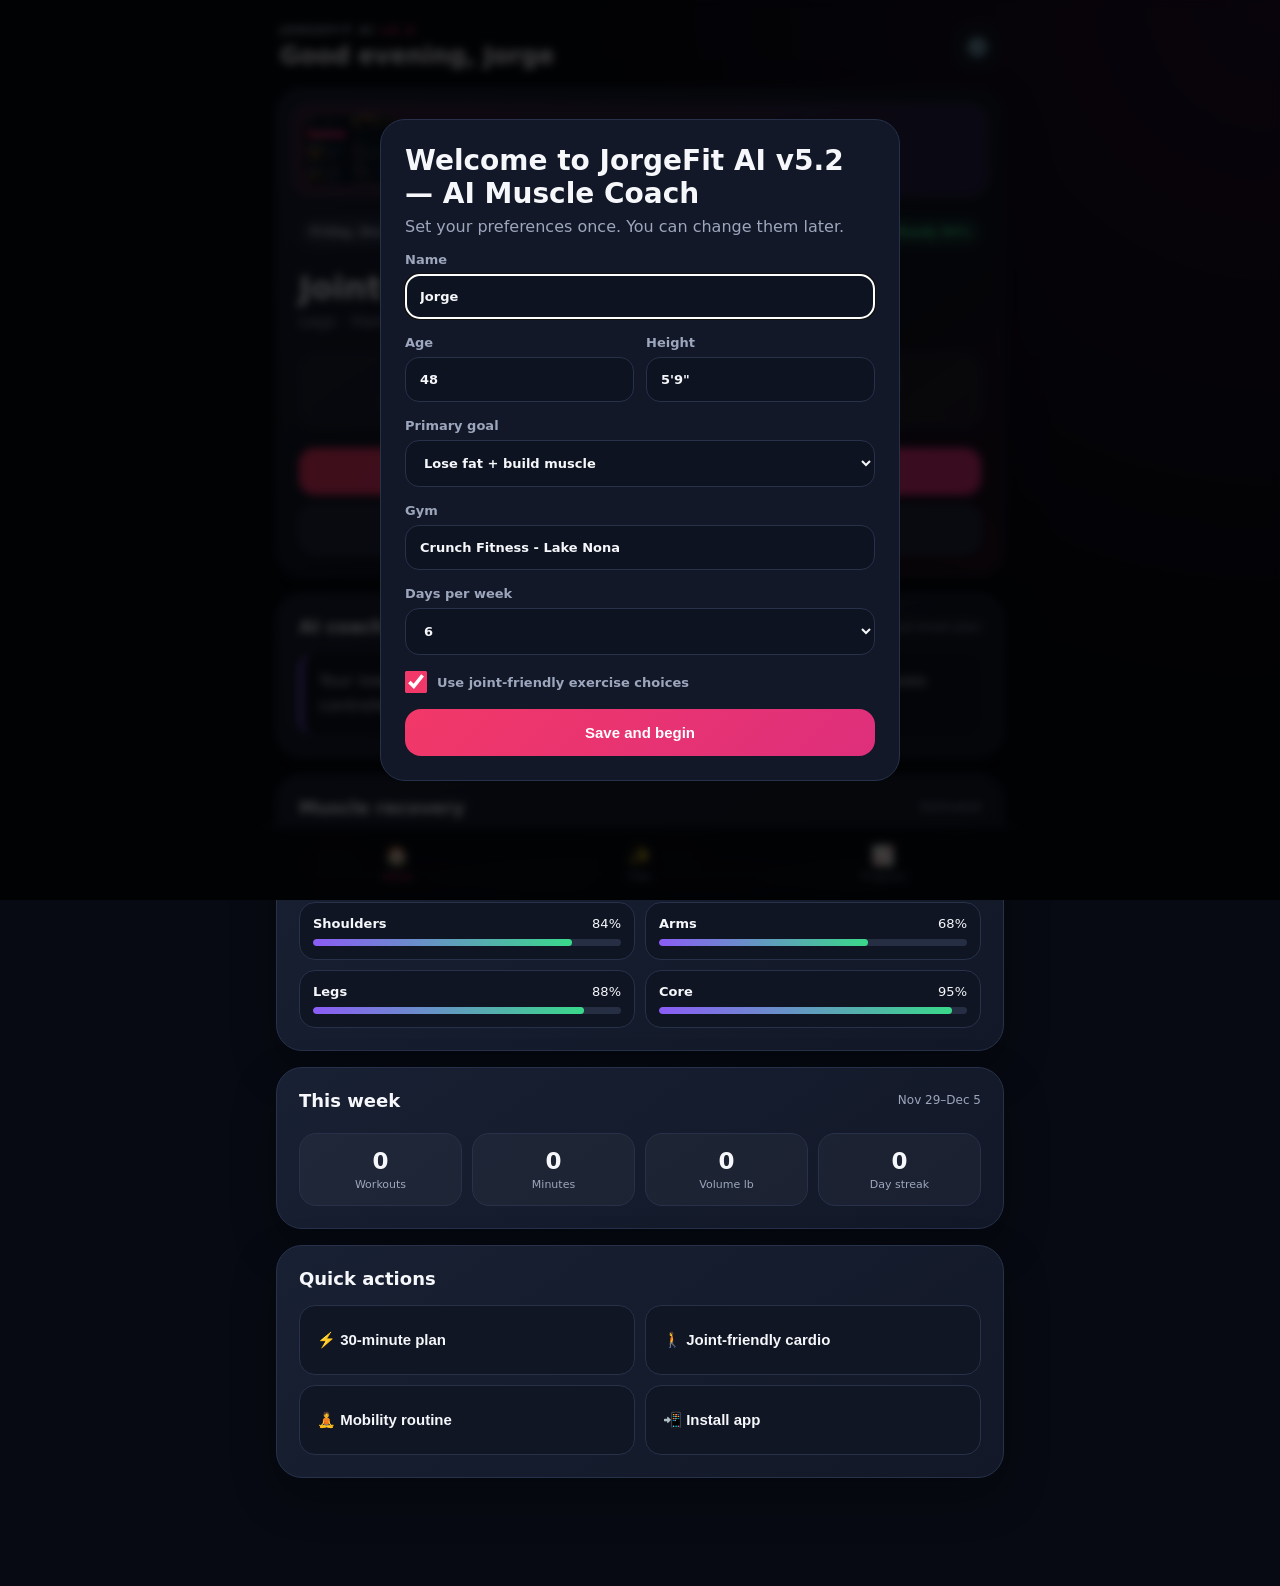
<file: index.html>
<!doctype html>
<html lang="en">
<head>
  <meta charset="utf-8" />
  <meta name="viewport" content="width=device-width, initial-scale=1, viewport-fit=cover" />
  <meta name="theme-color" content="#0b1020" />
  <meta name="description" content="JorgeFit AI v5.2 — AI Muscle Coach — smart, joint-friendly workout planning and progress tracking." />
  <meta name="apple-mobile-web-app-capable" content="yes" />
  <meta name="apple-mobile-web-app-status-bar-style" content="black-translucent" />
  <meta name="apple-mobile-web-app-title" content="JorgeFit AI" />
  <link rel="manifest" href="./manifest.webmanifest" />
  <link rel="apple-touch-icon" href="./icon-180.png" />
  <link rel="icon" href="./icon-192.png" />
  <link rel="stylesheet" href="./styles.css?v=5.2.2" />
  <title>JorgeFit AI v5.2 — AI Muscle Coach</title>
</head>
<body>
  <div id="offlineBanner" class="offline-banner" hidden>You are offline. JorgeFit still works and will save locally.</div>
  <div class="app-shell">
    <header class="topbar">
      <div>
        <div class="brand">JORGEFIT AI <span>v5.2</span></div>
        <h1 id="greeting">Good morning, Jorge</h1>
      </div>
      <button class="icon-btn" id="settingsBtn" aria-label="Settings">⚙️</button>
    </header>

    <main>
      <section class="view active" id="homeView">
        <article class="hero-card premium-hero">
          <div class="premium-banner"><img src="./jorgefit-premium-ai-preview.png" alt="JorgeFit premium AI workout interface"><div><span>PHASE 1 · BUILD 5.1</span><strong>Smart weight coaching + visual exercise guide</strong></div></div>
          <div class="hero-top">
            <span class="pill" id="todayLabel"></span>
            <span class="readiness" id="readinessBadge">Ready 88%</span>
          </div>
          <h2 id="todayWorkoutName">Upper Body Power</h2>
          <p id="todayWorkoutFocus">Chest · Back · Shoulders · Arms</p>
          <div class="metric-row">
            <div><strong id="exerciseCount">7</strong><span>Exercises</span></div>
            <div><strong id="durationCount">60</strong><span>Minutes</span></div>
            <div><strong id="calorieEstimate">480</strong><span>Est. cal</span></div>
          </div>
          <button class="primary-btn full" id="startWorkoutBtn">Start workout</button>
          <button class="ghost-btn full" id="regenerateBtn">Generate another workout</button>
        </article>

        <section class="card">
          <div class="section-title"><h3>AI coach</h3><span>Local smart plan</span></div>
          <div class="coach-box" id="coachMessage"></div>
        </section>

        <section class="card">
          <div class="section-title"><h3>Muscle recovery</h3><span>Estimated</span></div>
          <div class="recovery-grid" id="recoveryGrid"></div>
        </section>

        <section class="card">
          <div class="section-title"><h3>This week</h3><span id="weekRange"></span></div>
          <div class="stats-grid">
            <div><strong id="weekWorkouts">0</strong><span>Workouts</span></div>
            <div><strong id="weekMinutes">0</strong><span>Minutes</span></div>
            <div><strong id="weekVolume">0</strong><span>Volume lb</span></div>
            <div><strong id="streakCount">0</strong><span>Day streak</span></div>
          </div>
        </section>

        <section class="card">
          <div class="section-title"><h3>Quick actions</h3></div>
          <div class="quick-grid">
            <button data-action="quick30">⚡ 30-minute plan</button>
            <button data-action="cardio">🚶 Joint-friendly cardio</button>
            <button data-action="mobility">🧘 Mobility routine</button>
            <button data-action="install" id="installBtn">📲 Install app</button>
          </div>
        </section>
      </section>

      <section class="view" id="planView">
        <div class="page-heading"><div class="brand">SMART PLANNER</div><h2>Build your workout</h2></div>
        <section class="card form-card">
          <label>Training focus
            <select id="focusSelect">
              <option value="auto">AI choice based on recovery</option>
              <option value="push">Chest, shoulders & triceps</option>
              <option value="pull">Back & biceps</option>
              <option value="legs">Joint-friendly legs</option>
              <option value="upper">Upper body</option>
              <option value="full">Full body</option>
              <option value="cardio">Cardio + core</option>
            </select>
          </label>
          <label>Available time
            <select id="timeSelect"><option>30</option><option>45</option><option selected>60</option><option>75</option><option>90</option></select>
          </label>
          <label>Energy today
            <input id="energyInput" type="range" min="1" max="10" value="7" />
            <div class="range-label"><span>Low</span><strong id="energyValue">7/10</strong><span>High</span></div>
          </label>
          <label class="check-row"><input id="jointFriendlyInput" type="checkbox" checked /> Knee and lower-back-friendly substitutions</label>
          <button class="primary-btn full" id="buildPlanBtn">Generate smart workout</button>
        </section>
        <section class="card" id="generatedPlanCard">
          <div class="section-title"><h3 id="generatedTitle">Your plan</h3><span id="generatedMeta"></span></div>
          <div id="generatedExerciseList" class="exercise-preview"></div>
          <button class="primary-btn full" id="startGeneratedBtn">Start this workout</button>
        </section>
      </section>

      <section class="view" id="workoutView">
        <div class="workout-header">
          <button class="icon-btn" id="exitWorkoutBtn">←</button>
          <div><div class="brand">ACTIVE WORKOUT</div><h2 id="activeWorkoutTitle"></h2></div>
          <div class="timer" id="workoutTimer">00:00</div>
        </div>
        <div class="progress-track"><div id="workoutProgress"></div></div>
        <div id="activeExerciseList" class="active-exercises"></div>
        <div class="sticky-actions">
          <button class="ghost-btn" id="addExerciseBtn">+ Exercise</button>
          <button class="primary-btn" id="finishWorkoutBtn">Finish</button>
        </div>
      </section>

      <section class="view" id="progressView">
        <div class="page-heading"><div class="brand">YOUR RESULTS</div><h2>Progress</h2></div>
        <section class="card">
          <div class="section-title"><h3>Body tracking</h3><span>Stored on this device</span></div>
          <div class="two-col">
            <label>Weight (lb)<input id="weightInput" type="number" step="0.1" placeholder="223.0" /></label>
            <label>Body fat (%)<input id="bodyFatInput" type="number" step="0.1" placeholder="Use calculator below" /></label>
          </div>
          <button class="ghost-btn full calculator-btn" type="button" id="openBodyFatCalculatorBtn">📏 Estimate my body fat</button>
          <div class="two-col">
            <label>Waist (in)<input id="waistInput" type="number" step="0.1" /></label>
            <label>Steps today<input id="stepsInput" type="number" step="1" /></label>
          </div>
          <button class="primary-btn full" id="saveMeasurementBtn">Save measurement</button>
          <div id="measurementList" class="history-list"></div>
        </section>
        <section class="card">
          <div class="section-title"><h3>Workout history</h3><button class="text-btn" id="clearHistoryBtn">Clear</button></div>
          <div id="workoutHistory" class="history-list"></div>
        </section>
        <section class="card">
          <div class="section-title"><h3>AI Coach insights</h3><span>Phase 2</span></div>
          <div id="coachHistory" class="history-list"></div>
        </section>
        <section class="card">
          <div class="section-title"><h3>Backup</h3><span>Move data to another phone</span></div>
          <div class="two-col buttons">
            <button class="ghost-btn" id="exportDataBtn">Export</button>
            <label class="ghost-btn file-button">Import<input type="file" id="importDataInput" accept="application/json" hidden /></label>
          </div>
        </section>
      </section>
    </main>

    <nav class="bottom-nav" aria-label="Main navigation">
      <button class="nav-btn active" data-view="homeView">🏠<span>Home</span></button>
      <button class="nav-btn" data-view="planView">✨<span>Plan</span></button>
      <button class="nav-btn" data-view="progressView">📈<span>Progress</span></button>
    </nav>
  </div>

  <dialog id="setupDialog">
    <form method="dialog" class="modal-card" id="setupForm">
      <h2>Welcome to JorgeFit AI v5.2 — AI Muscle Coach</h2>
      <p>Set your preferences once. You can change them later.</p>
      <label>Name<input id="setupName" value="Jorge" /></label>
      <div class="two-col">
        <label>Age<input id="setupAge" type="number" value="48" /></label>
        <label>Height<input id="setupHeight" value="5'9&quot;" /></label>
      </div>
      <label>Primary goal<select id="setupGoal"><option value="recomp">Lose fat + build muscle</option><option value="muscle">Build muscle</option><option value="strength">Strength</option><option value="fitness">General fitness</option></select></label>
      <label>Gym<input id="setupGym" value="Crunch Fitness - Lake Nona" /></label>
      <label>Days per week<select id="setupDays"><option>3</option><option>4</option><option>5</option><option selected>6</option></select></label>
      <label class="check-row"><input id="setupJoint" type="checkbox" checked /> Use joint-friendly exercise choices</label>
      <button class="primary-btn full" value="default" id="saveSetupBtn">Save and begin</button>
    </form>
  </dialog>

  <dialog id="settingsDialog">
    <form method="dialog" class="modal-card" id="settingsForm">
      <div class="modal-head"><h2>Settings</h2><button class="icon-btn" value="cancel">✕</button></div>
      <label>Name<input id="settingsName" /></label>
      <label>Gym<input id="settingsGym" /></label>
      <label>Default workout time<select id="settingsDuration"><option>30</option><option>45</option><option>60</option><option>75</option><option>90</option></select></label>
      <label>Training days<select id="settingsDays"><option>3</option><option>4</option><option>5</option><option>6</option></select></label>
      <label class="check-row"><input id="settingsJoint" type="checkbox" /> Joint-friendly choices</label>
      <button class="primary-btn full" value="default" id="saveSettingsBtn">Save settings</button>
      <button class="danger-btn full" type="button" id="resetAppBtn">Reset all app data</button>
    </form>
  </dialog>


  <dialog id="bodyFatDialog">
    <div class="modal-card">
      <div class="modal-head"><h2>Body-fat estimator</h2><button class="icon-btn" type="button" id="closeBodyFatCalculatorBtn">✕</button></div>
      <p>Uses the U.S. Navy circumference method. It provides an estimate, not a medical measurement.</p>
      <label>Sex used by the formula
        <select id="bodyFatSex">
          <option value="male" selected>Male</option>
          <option value="female">Female</option>
        </select>
      </label>
      <div class="two-col">
        <label>Height — feet<input id="bodyFatFeet" type="number" min="3" max="8" value="5" inputmode="numeric" /></label>
        <label>Height — inches<input id="bodyFatHeightInches" type="number" min="0" max="11.9" step="0.1" value="9" inputmode="decimal" /></label>
      </div>
      <div class="two-col">
        <label>Neck (in)<input id="bodyFatNeck" type="number" min="8" step="0.1" placeholder="Measure below Adam’s apple" inputmode="decimal" /></label>
        <label>Waist (in)<input id="bodyFatWaist" type="number" min="15" step="0.1" placeholder="At belly button" inputmode="decimal" /></label>
      </div>
      <label id="bodyFatHipRow" hidden>Hips (in)<input id="bodyFatHip" type="number" min="20" step="0.1" placeholder="Widest point" inputmode="decimal" /></label>
      <div class="calculator-help">
        <strong>How to measure</strong>
        <span>Keep the tape level and snug without pulling it tight. Measure after a normal exhale.</span>
      </div>
      <button class="primary-btn full" type="button" id="calculateBodyFatBtn">Calculate estimate</button>
      <div class="body-fat-result" id="bodyFatResult" hidden></div>
      <button class="ghost-btn full" type="button" id="useBodyFatResultBtn" hidden>Use this result</button>
    </div>
  </dialog>


  <dialog id="replacementDialog">
    <div class="modal-card">
      <div class="modal-head"><div><div class="brand">SMART SUBSTITUTE</div><h2 id="replacementOriginal">Replace exercise</h2></div><button class="icon-btn" id="closeReplacementBtn" aria-label="Close">×</button></div>
      <p>Choose an exercise that trains the same primary muscle group.</p>
      <div class="replacement-list" id="replacementList"></div>
    </div>
  </dialog>

  <dialog id="exerciseInfoDialog" class="exercise-coach-dialog">
    <div class="modal-card exercise-coach-card">
      <div class="modal-head"><div><div class="brand">AI EXERCISE COACH</div><h2 id="exerciseInfoTitle">Exercise</h2></div><button class="icon-btn" id="closeExerciseInfoBtn" aria-label="Close">×</button></div>
      <img class="guide-image coach-main-image" id="exerciseInfoImage" alt="">
      <div class="coach-metrics">
        <div><span>Last time</span><strong id="exerciseInfoLast">Not tracked</strong></div>
        <div><span>Recommended</span><strong id="exerciseInfoRecommended">Start light</strong></div>
      </div>
      <div class="guide-section ai-reason"><strong>🤖 AI coach recommendation</strong><p id="exerciseInfoReason"></p></div>
      <div class="guide-grid">
        <div class="guide-section"><strong>Equipment</strong><p id="exerciseInfoEquipment"></p></div>
        <div class="guide-section"><strong>Muscles worked</strong><p id="exerciseInfoMuscles"></p></div>
      </div>
      <div class="guide-section"><strong>How to perform it</strong><p id="exerciseInfoInstructions"></p></div>
      <img class="guide-image guide-secondary" id="exerciseInfoStepsImage" alt="Exercise steps" hidden>
      <div class="guide-section"><strong>⚠ Common mistakes</strong><p id="exerciseInfoMistakes"></p></div>
      <img class="guide-image guide-secondary" id="exerciseInfoMistakesImage" alt="Common mistakes" hidden>
      <div class="guide-section"><strong>Coach tip</strong><p id="exerciseInfoTip"></p></div>
    </div>
  </dialog>

  <dialog id="workoutSummaryDialog">
    <div class="modal-card">
      <div class="brand">WORKOUT COMPLETE</div>
      <h2>Great work, Jorge! 💪</h2>
      <div class="summary-grid"><div><strong id="summaryVolume">0 lb</strong><span>Total volume</span></div><div><strong id="summarySets">0</strong><span>Completed sets</span></div></div>
      <div class="coach-summary"><strong>🤖 Coach Jorge</strong><p id="summaryCoach"></p></div>
      <button class="primary-btn full" id="closeWorkoutSummaryBtn">Done</button>
    </div>
  </dialog>

  <dialog id="restDialog">
    <div class="modal-card center-modal">
      <div class="brand">REST TIMER</div>
      <div class="rest-time" id="restTime">01:30</div>
      <div class="two-col buttons"><button class="ghost-btn" id="minusRestBtn">−15 sec</button><button class="ghost-btn" id="plusRestBtn">+15 sec</button></div>
      <button class="primary-btn full" id="skipRestBtn">Skip rest</button>
    </div>
  </dialog>

  <dialog id="installDialog">
    <div class="modal-card">
      <h2>Install JorgeFit AI</h2>
      <p id="installInstructions">On iPhone: tap Share in Safari, then “Add to Home Screen.”</p>
      <button class="primary-btn full" id="closeInstallBtn">Got it</button>
    </div>
  </dialog>

  <script src="./app.js?v=5.2.2"></script>
</body>
</html>
</file>
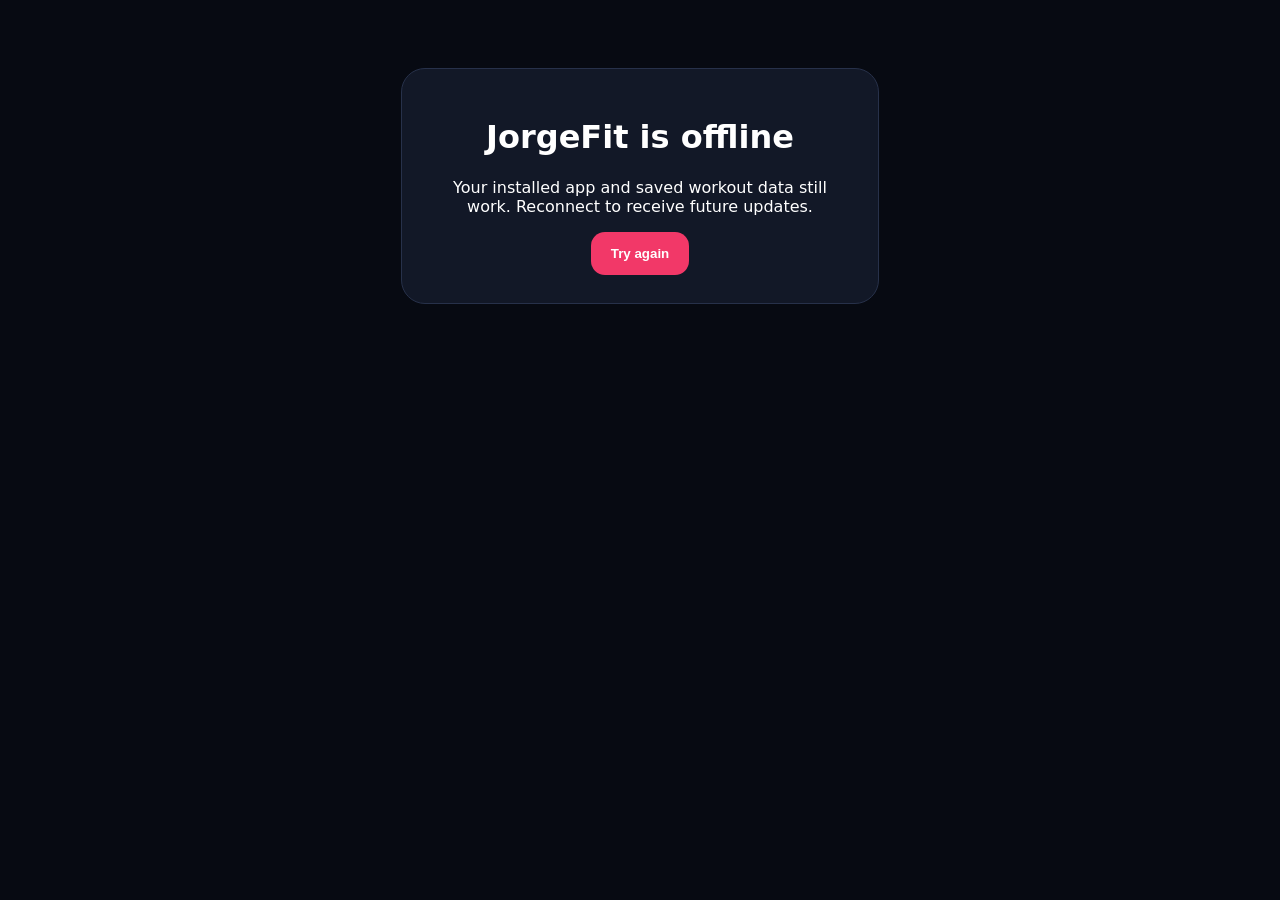
<file: offline.html>
<!doctype html><html><head><meta name="viewport" content="width=device-width,initial-scale=1"><meta name="theme-color" content="#0b1020"><style>body{font-family:system-ui;background:#070a12;color:#fff;text-align:center;padding:60px 24px}div{max-width:420px;margin:auto;background:#121827;border:1px solid #27314a;border-radius:24px;padding:28px}button{background:#f23868;color:#fff;border:0;border-radius:14px;padding:14px 20px;font-weight:800}</style></head><body><div><h1>JorgeFit is offline</h1><p>Your installed app and saved workout data still work. Reconnect to receive future updates.</p><button onclick="location.reload()">Try again</button></div></body></html>
</file>
<file: styles.css>
:root{--bg:#070a12;--panel:#121827;--panel2:#182033;--text:#f6f7fb;--muted:#9ca6bd;--accent:#f23868;--accent2:#8b5cf6;--good:#39d98a;--warn:#ffbf47;--border:#27314a;--shadow:0 18px 45px rgba(0,0,0,.28);font-family:Inter,ui-sans-serif,system-ui,-apple-system,BlinkMacSystemFont,"Segoe UI",sans-serif;color-scheme:dark}*{box-sizing:border-box}html{background:var(--bg)}body{margin:0;background:radial-gradient(circle at 100% 0,#24112e 0,transparent 34%),var(--bg);color:var(--text);min-height:100vh}.offline-banner{position:fixed;top:0;left:0;right:0;z-index:99;background:var(--warn);color:#1d1604;padding:8px;text-align:center;font-weight:800;font-size:13px}.app-shell{max-width:760px;margin:auto;min-height:100vh;padding:env(safe-area-inset-top) 16px calc(92px + env(safe-area-inset-bottom))}.topbar{display:flex;justify-content:space-between;align-items:center;padding:24px 4px 18px}.brand{font-size:11px;font-weight:900;letter-spacing:.18em;color:#c5ccdb}.brand span{color:var(--accent)}h1,h2,h3,p{margin-top:0}h1{font-size:24px;margin:5px 0 0}h2{font-size:28px;margin-bottom:7px}h3{font-size:18px;margin:0}.icon-btn{border:1px solid var(--border);background:var(--panel);color:var(--text);border-radius:15px;width:46px;height:46px;font-size:20px}.view{display:none}.view.active{display:block}.hero-card,.card{background:linear-gradient(145deg,var(--panel2),var(--panel));border:1px solid var(--border);border-radius:26px;padding:22px;margin-bottom:16px;box-shadow:var(--shadow)}.hero-card{background:linear-gradient(145deg,#1a2237,#101523 60%,#211020)}.hero-top,.section-title,.workout-header,.modal-head{display:flex;justify-content:space-between;align-items:center;gap:12px}.pill,.readiness{font-size:12px;font-weight:800;border-radius:99px;padding:8px 11px;background:#252e43;color:#cdd4e4}.readiness{background:rgba(57,217,138,.12);color:var(--good)}.hero-card h2{font-size:32px;margin:22px 0 5px}.hero-card p,.card p{color:var(--muted)}.metric-row,.stats-grid{display:grid;grid-template-columns:repeat(3,1fr);gap:10px;margin:22px 0}.metric-row div,.stats-grid div{background:rgba(255,255,255,.035);border:1px solid var(--border);border-radius:17px;padding:14px;text-align:center}.metric-row strong,.stats-grid strong{display:block;font-size:23px}.metric-row span,.stats-grid span{display:block;color:var(--muted);font-size:11px;margin-top:4px}.stats-grid{grid-template-columns:repeat(4,1fr);margin-bottom:0}.section-title{margin-bottom:16px}.section-title>span,.section-title button{color:var(--muted);font-size:12px}.primary-btn,.ghost-btn,.danger-btn,.quick-grid button{border:none;border-radius:16px;padding:15px 17px;font-weight:850;font-size:15px;cursor:pointer}.primary-btn{background:linear-gradient(135deg,var(--accent),#de2f7c);color:white}.ghost-btn{background:#202940;color:var(--text);border:1px solid #35415f}.danger-btn{background:#391621;color:#ff9cb3;border:1px solid #6c2437}.full{width:100%}.hero-card .ghost-btn{margin-top:10px}.coach-box{line-height:1.55;color:#d8deea;padding:16px;border-radius:16px;background:#0e1422;border-left:4px solid var(--accent2)}.recovery-grid{display:grid;grid-template-columns:repeat(2,1fr);gap:10px}.recovery-item{background:#0f1523;border:1px solid var(--border);border-radius:16px;padding:13px}.recovery-item .row{display:flex;justify-content:space-between;font-size:13px;margin-bottom:8px}.bar{height:7px;border-radius:99px;background:#252e43;overflow:hidden}.bar i{display:block;height:100%;background:linear-gradient(90deg,var(--accent2),var(--good));border-radius:99px}.quick-grid{display:grid;grid-template-columns:1fr 1fr;gap:10px}.quick-grid button{text-align:left;background:#101624;color:var(--text);border:1px solid var(--border);min-height:70px}.page-heading{padding:8px 4px 12px}.form-card label,.modal-card label{display:block;color:var(--muted);font-size:13px;font-weight:700;margin-bottom:16px}input,select{display:block;width:100%;margin-top:7px;padding:14px;border-radius:14px;background:#0d1320;border:1px solid var(--border);color:var(--text);font:inherit}input[type=range]{padding:0;accent-color:var(--accent)}.range-label{display:flex;justify-content:space-between;margin-top:6px;font-size:11px}.check-row{display:flex!important;align-items:center;gap:10px}.check-row input{width:22px;height:22px;margin:0;accent-color:var(--accent)}.exercise-preview{display:flex;flex-direction:column;gap:10px;margin-bottom:16px}.preview-row,.history-item{display:flex;justify-content:space-between;gap:14px;background:#0d1320;border:1px solid var(--border);border-radius:15px;padding:14px}.preview-row strong,.history-item strong{display:block}.preview-row span,.history-item span{font-size:12px;color:var(--muted)}.workout-header{padding:12px 0}.workout-header h2{font-size:21px;margin:3px 0}.timer{font-variant-numeric:tabular-nums;font-weight:900}.progress-track{height:7px;background:#222b3e;border-radius:99px;overflow:hidden;margin:4px 0 16px}.progress-track div{height:100%;width:0;background:var(--accent);transition:width .25s}.active-exercises{display:flex;flex-direction:column;gap:14px}.exercise-card{background:var(--panel);border:1px solid var(--border);border-radius:22px;padding:18px}.exercise-card.done{opacity:.65}.exercise-card h3{margin-bottom:5px}.exercise-note{font-size:12px;color:var(--muted);margin-bottom:14px}.set-row{display:grid;grid-template-columns:32px 1fr 1fr 44px;gap:8px;align-items:center;margin:8px 0}.set-row input{margin:0;padding:11px;text-align:center}.set-row button{height:42px;border-radius:12px;border:1px solid var(--border);background:#202940;color:white;font-weight:900}.set-row button.completed{background:var(--good);color:#062315}.exercise-actions{display:flex;justify-content:space-between;margin-top:14px}.text-btn{border:none;background:none;color:var(--accent)!important;font-weight:800}.sticky-actions{position:sticky;bottom:78px;display:grid;grid-template-columns:1fr 1fr;gap:10px;padding:16px 0;background:linear-gradient(transparent,var(--bg) 28%)}.two-col{display:grid;grid-template-columns:1fr 1fr;gap:12px}.two-col.buttons{margin-top:12px}.history-list{display:flex;flex-direction:column;gap:10px;margin-top:14px}.bottom-nav{position:fixed;bottom:0;left:50%;transform:translateX(-50%);width:min(760px,100%);display:grid;grid-template-columns:repeat(3,1fr);padding:10px 16px calc(10px + env(safe-area-inset-bottom));background:rgba(7,10,18,.93);backdrop-filter:blur(18px);border-top:1px solid var(--border);z-index:50}.nav-btn{border:0;background:transparent;color:#7f899f;padding:8px;font-size:19px}.nav-btn span{display:block;font-size:11px;margin-top:3px}.nav-btn.active{color:#fff}.nav-btn.active span{color:var(--accent)}dialog{border:0;padding:0;background:transparent;color:var(--text);width:min(94vw,520px)}dialog::backdrop{background:rgba(0,0,0,.74);backdrop-filter:blur(4px)}.modal-card{background:var(--panel);border:1px solid var(--border);border-radius:25px;padding:24px;max-height:86vh;overflow:auto}.modal-card>p{color:var(--muted)}.center-modal{text-align:center}.rest-time{font-size:64px;font-weight:900;font-variant-numeric:tabular-nums;margin:22px 0}.file-button{text-align:center;display:block}.form-card{margin-bottom:16px}@media(max-width:460px){.stats-grid{grid-template-columns:1fr 1fr}.metric-row strong{font-size:20px}.hero-card h2{font-size:28px}.app-shell{padding-left:12px;padding-right:12px}.two-col{grid-template-columns:1fr}.two-col.buttons{grid-template-columns:1fr 1fr}.quick-grid{grid-template-columns:1fr 1fr}}@media(display-mode:standalone){.topbar{padding-top:14px}}

.calculator-btn{margin:-2px 0 14px}.calculator-help{display:flex;flex-direction:column;gap:5px;background:#0d1320;border:1px solid var(--border);border-radius:15px;padding:14px;margin:2px 0 16px;color:var(--muted);font-size:12px;line-height:1.45}.calculator-help strong{color:var(--text);font-size:13px}.body-fat-result{margin:14px 0;padding:18px;border-radius:18px;background:rgba(57,217,138,.10);border:1px solid rgba(57,217,138,.35);text-align:center}.body-fat-result strong{display:block;font-size:38px;color:var(--good)}.body-fat-result span{display:block;color:var(--muted);font-size:12px;margin-top:5px}#useBodyFatResultBtn{margin-top:10px}


/* Exercise visual guides and smart substitutions */
.exercise-preview-row{align-items:center}.exercise-preview-row img{width:62px;height:62px;object-fit:cover;border-radius:13px;background:#0b1020;border:1px solid var(--border);flex:0 0 auto}.exercise-preview-row>div{flex:1}.exercise-visual{display:grid;grid-template-columns:112px 1fr;gap:14px;align-items:center;margin-bottom:12px}.exercise-visual>img{width:112px;height:92px;object-fit:cover;border-radius:17px;background:#0b1020;border:1px solid var(--border)}.exercise-tip{font-size:13px!important;line-height:1.45;margin:5px 0 13px!important}.how-to-btn{border:0;background:rgba(139,92,246,.18);color:#cab8ff;border-radius:10px;padding:8px 10px;font-weight:800;margin-top:8px}.machine-down-btn{width:100%;margin-top:13px;padding:12px;border-radius:13px;border:1px solid rgba(255,191,71,.35);background:rgba(255,191,71,.09);color:#ffd37d;font-weight:850}.replacement-list{display:flex;flex-direction:column;gap:10px}.replacement-option{display:grid;grid-template-columns:62px 1fr auto;gap:12px;align-items:center;text-align:left;width:100%;padding:10px;border:1px solid var(--border);border-radius:16px;background:#0d1320;color:var(--text)}.replacement-option img{width:62px;height:58px;object-fit:cover;border-radius:12px;background:#080d18}.replacement-option strong,.replacement-option small{display:block}.replacement-option small{color:var(--muted);margin-top:4px}.replacement-option b{color:var(--good)}.guide-image{width:100%;height:230px;object-fit:cover;border-radius:20px;background:#0b1020;border:1px solid var(--border);margin:12px 0 18px}.guide-section{background:#0d1320;border:1px solid var(--border);border-radius:15px;padding:14px;margin-top:10px}.guide-section p{margin:6px 0 0;color:var(--muted);line-height:1.5}@media(max-width:420px){.exercise-visual{grid-template-columns:92px 1fr}.exercise-visual>img{width:92px;height:82px}}

/* v4.1 plan-screen exercise guides */
.plan-exercise-card{background:var(--card);border:1px solid var(--line);border-radius:18px;padding:12px;margin:10px 0}
.plan-exercise-card .exercise-preview-row{display:flex;gap:12px;align-items:center}
.plan-exercise-card .exercise-preview-row img{width:82px;height:82px;object-fit:cover;border-radius:14px;background:var(--soft)}
.plan-exercise-card .exercise-preview-row div{display:flex;flex-direction:column;gap:5px;min-width:0}
.plan-exercise-card .exercise-preview-row span{color:var(--muted);font-size:.9rem}
.plan-exercise-buttons{display:grid;grid-template-columns:1fr;gap:8px;margin-top:10px}
.plan-exercise-buttons button{width:100%}

/* Phase 2 AI Coach */
.coach-cue{margin:12px 0;padding:11px 12px;border-radius:14px;background:rgba(139,92,246,.12);border:1px solid rgba(168,85,247,.28);font-size:.9rem;line-height:1.4}
.effort-row{display:grid;grid-template-columns:1fr repeat(3,auto);gap:6px;align-items:center;margin:-2px 0 12px;padding-left:38px;font-size:.72rem;color:var(--muted)}
.effort-row button{border:1px solid rgba(255,255,255,.12);background:rgba(255,255,255,.05);color:inherit;border-radius:999px;padding:6px 8px;font-size:.7rem}
.effort-row button.selected{background:linear-gradient(135deg,#7c3aed,#ec4899);color:white;border-color:transparent}
.summary-grid{display:grid;grid-template-columns:1fr 1fr;gap:12px;margin:18px 0}
.summary-grid div{padding:18px;border-radius:18px;background:rgba(255,255,255,.06);text-align:center}
.summary-grid strong{display:block;font-size:1.35rem}.summary-grid span{display:block;color:var(--muted);font-size:.8rem;margin-top:4px}
.coach-summary{padding:16px;border-radius:18px;background:rgba(139,92,246,.12);border:1px solid rgba(168,85,247,.25);margin-bottom:18px}
.coach-summary p{margin:8px 0 0;color:var(--text)}
#coachHistory .history-item{align-items:flex-start}#coachHistory .history-item>span{max-width:58%;text-align:right;white-space:normal}
@media(max-width:520px){.effort-row{grid-template-columns:1fr 1fr 1fr; padding-left:0}.effort-row span{grid-column:1/-1}.effort-row button{padding:7px 5px}}

/* JorgeFit AI v5 Phase 1 premium layer */
.premium-banner{display:grid;grid-template-columns:96px 1fr;gap:14px;align-items:center;margin:-8px -8px 20px;padding:10px;border-radius:20px;background:linear-gradient(135deg,rgba(242,56,104,.16),rgba(139,92,246,.18));border:1px solid rgba(255,255,255,.09)}
.premium-banner img{width:96px;height:72px;object-fit:cover;object-position:left center;border-radius:14px;border:1px solid rgba(255,255,255,.12)}
.premium-banner span{display:block;color:#ff7fa2;font-size:10px;font-weight:900;letter-spacing:.15em;margin-bottom:5px}.premium-banner strong{font-size:15px;line-height:1.25}.premium-hero{overflow:hidden}
.exercise-badges{display:flex;flex-wrap:wrap;gap:6px;margin-top:8px}.exercise-badges span{font-size:10px!important;font-weight:800;color:#dfe5f2!important;background:rgba(255,255,255,.06);border:1px solid var(--border);border-radius:999px;padding:5px 8px}
.plan-exercise-buttons{display:grid;grid-template-columns:1fr 1.25fr;gap:8px;margin-top:10px}.plan-exercise-buttons .machine-down-btn,.plan-exercise-buttons .how-to-btn{margin-top:0;width:100%}
.exercise-card{background:linear-gradient(145deg,#151d30,#0f1523);box-shadow:0 12px 30px rgba(0,0,0,.2)}
@media(max-width:420px){.premium-banner{grid-template-columns:78px 1fr}.premium-banner img{width:78px;height:64px}.plan-exercise-buttons{grid-template-columns:1fr}}


/* v5.1 Smart Weight Coach */
.smart-weight-card{display:grid;grid-template-columns:1fr 1fr;gap:10px;margin:12px 0;padding:14px;border-radius:17px;background:linear-gradient(135deg,rgba(57,217,138,.10),rgba(139,92,246,.12));border:1px solid rgba(57,217,138,.25)}
.smart-weight-card div{padding:10px;border-radius:13px;background:rgba(4,9,17,.45)}.smart-weight-card span{display:block;color:var(--muted);font-size:.72rem}.smart-weight-card strong{display:block;margin-top:4px;font-size:1.05rem}.smart-weight-card div:nth-child(2) strong{color:#62e7a5}.smart-weight-card p{grid-column:1/-1;margin:0;color:#cbd5e1;font-size:.82rem;line-height:1.45}.use-weight-btn{grid-column:1/-1;border:0;border-radius:12px;padding:11px;background:#39d98a;color:#07140e;font-weight:900}
.effort-row{grid-template-columns:1fr repeat(4,auto)}
.exercise-coach-dialog{width:min(96vw,720px)}.exercise-coach-card{padding:18px}.coach-main-image{height:min(42vh,350px);object-position:center}.coach-metrics{display:grid;grid-template-columns:1fr 1fr;gap:10px}.coach-metrics div{background:#0d1320;border:1px solid var(--border);border-radius:15px;padding:14px}.coach-metrics span{display:block;color:var(--muted);font-size:.75rem}.coach-metrics strong{display:block;margin-top:4px;font-size:1.1rem}.coach-metrics div:last-child strong{color:#62e7a5}.guide-grid{display:grid;grid-template-columns:1fr 1fr;gap:10px}.ai-reason{border-color:rgba(57,217,138,.3);background:rgba(57,217,138,.07)}.guide-secondary{height:auto;max-height:360px;object-fit:cover}.exercise-coach-card .guide-section strong{color:#eef2ff}
@media(max-width:520px){.effort-row{grid-template-columns:1fr 1fr}.effort-row span{grid-column:1/-1}.smart-weight-card,.guide-grid{grid-template-columns:1fr}.smart-weight-card p,.use-weight-btn{grid-column:1}.coach-main-image{height:250px}.coach-metrics{grid-template-columns:1fr 1fr}}
.muscle-coach-panel{display:grid;grid-template-columns:92px 1fr;gap:12px;align-items:center;margin:12px 0;padding:10px;border:1px solid rgba(245,158,11,.35);border-radius:16px;background:rgba(245,158,11,.07)}
.muscle-coach-panel img{width:92px;height:66px;object-fit:cover;border-radius:10px}.muscle-coach-panel span{display:block;font-size:.72rem;text-transform:uppercase;letter-spacing:.08em;opacity:.7}.muscle-coach-panel strong{display:block;margin:2px 0 4px}.muscle-coach-panel p{margin:0;font-size:.82rem;line-height:1.35}
</file>
